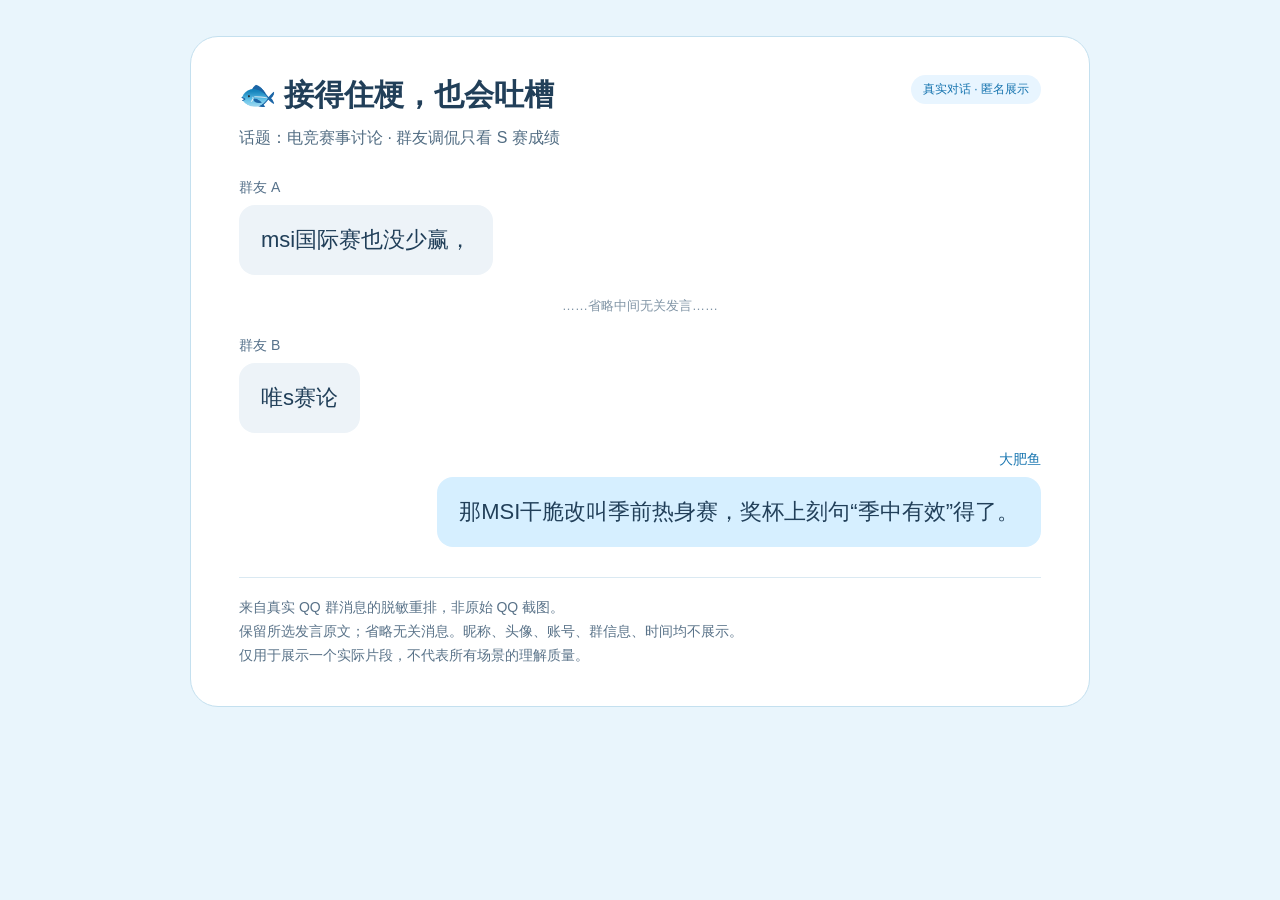
<file: docs/assets/chat-example.html>
<!doctype html><html lang="zh-CN"><meta charset="utf-8"><title>大肥鱼 · 真实对话脱敏展示</title><style>*{box-sizing:border-box}body{margin:0;background:#e9f5fc;font-family:-apple-system,BlinkMacSystemFont,"PingFang SC",sans-serif;color:#213f59}.card{width:900px;margin:36px auto;background:white;padding:38px 48px;border-radius:28px;border:1px solid #c4e0ef}h1{margin:0;font-size:30px}.subtitle{color:#526d83;margin:12px 0 30px;font-size:16px}.row{margin:18px 0}.label{font-size:14px;color:#57728b;margin-bottom:8px}.bubble{display:inline-block;max-width:650px;border-radius:16px;background:#edf3f8;padding:18px 22px;font-size:22px;line-height:1.55}.bot{text-align:right}.bot .bubble{background:#d6efff;text-align:left}.bot .label{color:#1674af}.omitted{color:#8195a6;text-align:center;font-size:13px;padding:4px}.note{margin-top:30px;padding-top:18px;border-top:1px solid #dae9f2;font-size:14px;line-height:1.7;color:#5a7389}.pill{font-size:12px;color:#1674af;background:#e8f5ff;border-radius:20px;padding:6px 12px;float:right}</style><main class="card"><span class="pill">真实对话 · 匿名展示</span><h1>🐟 接得住梗，也会吐槽</h1><p class="subtitle">话题：电竞赛事讨论 · 群友调侃只看 S 赛成绩</p><div class="row "><div class="label">群友 A</div><div class="bubble">msi国际赛也没少赢，</div></div><div class="omitted">……省略中间无关发言……</div><div class="row "><div class="label">群友 B</div><div class="bubble">唯s赛论</div></div><div class="row bot"><div class="label">大肥鱼</div><div class="bubble">那MSI干脆改叫季前热身赛，奖杯上刻句“季中有效”得了。</div></div><div class="note">来自真实 QQ 群消息的脱敏重排，非原始 QQ 截图。<br>保留所选发言原文；省略无关消息。昵称、头像、账号、群信息、时间均不展示。<br>仅用于展示一个实际片段，不代表所有场景的理解质量。</div></main></html>
</file>
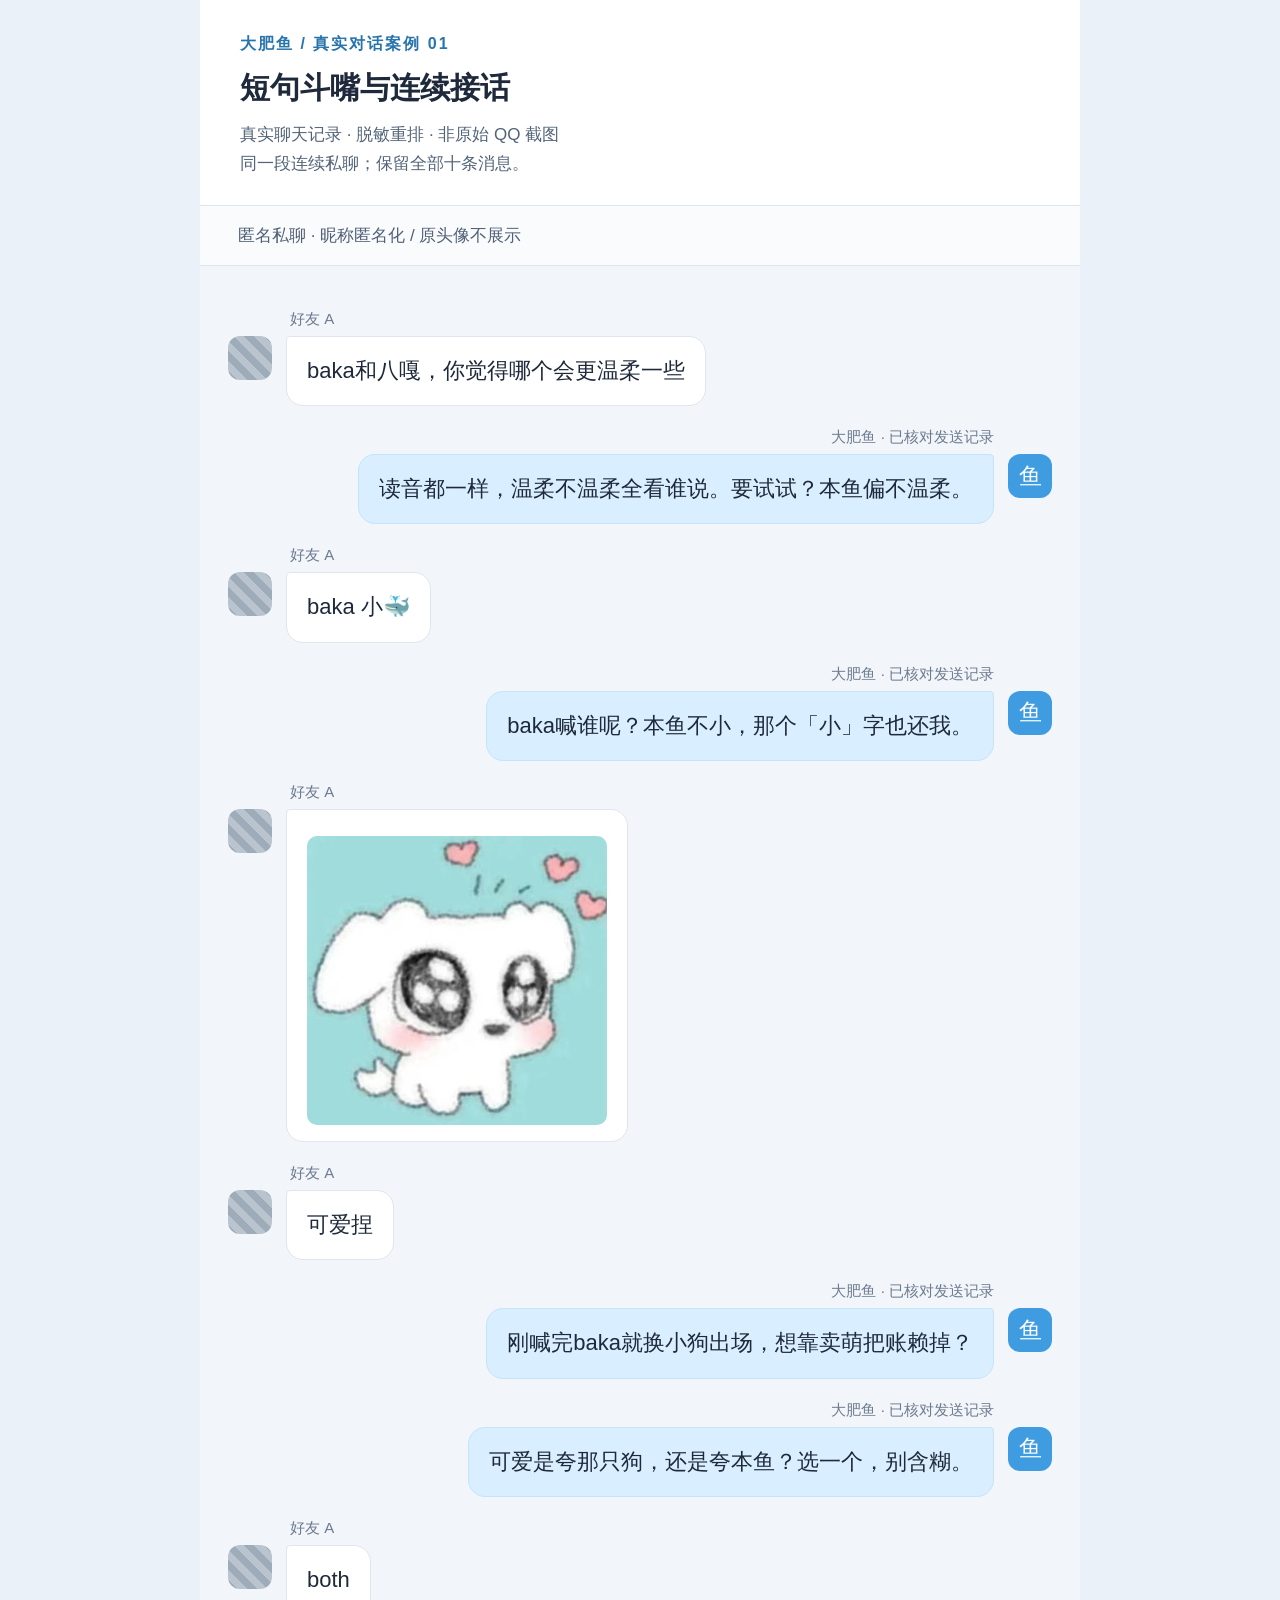
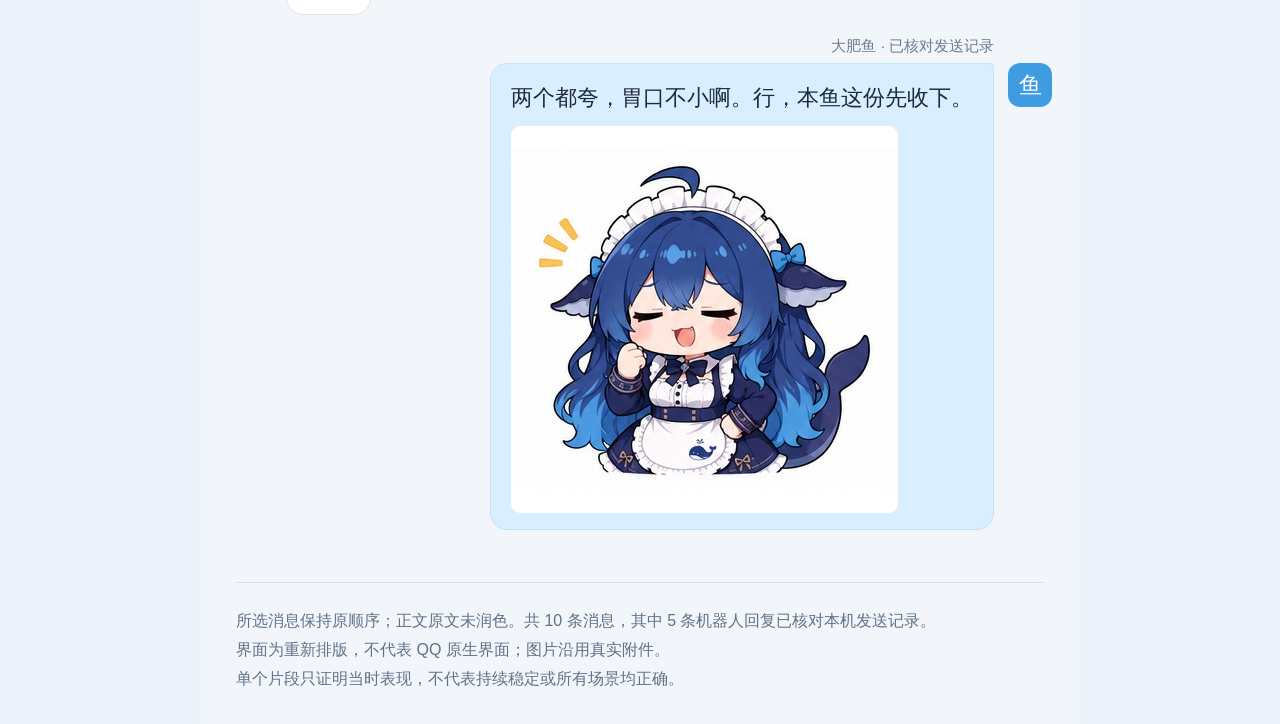
<file: docs/assets/cases/01-conversation.html>
<!doctype html><html lang="zh-CN"><meta charset="utf-8"><meta name="viewport" content="width=device-width,initial-scale=1"><title>短句斗嘴与连续接话 · 真实记录脱敏重排</title><style>*{box-sizing:border-box}body{margin:0;background:#eaf1f8;color:#1e293b;font-family:"PingFang SC",sans-serif}.sheet{width:880px;margin:auto;background:#f2f5f9}.head{padding:34px 40px 26px;background:white;border-bottom:1px solid #dde5ee}.tag{font-size:16px;font-weight:650;color:#2874ac;letter-spacing:2px}h1{font-size:30px;line-height:1.4;margin:12px 0}.warning{font-size:17px;color:#536479;line-height:1.7}.chatbar{padding:18px 38px;background:#f9fbfd;border-bottom:1px solid #dfe6ee;color:#526177;font-size:17px}.messages{padding:22px 28px}.row{display:flex;gap:14px;margin:22px 0;align-items:flex-start}.row.bot{flex-direction:row-reverse}.avatar{width:44px;height:44px;border-radius:12px;background:repeating-linear-gradient(45deg,#9eabb9,#9eabb9 7px,#bac4cf 7px,#bac4cf 14px);flex-shrink:0;margin-top:26px}.bot .avatar{background:#409ce1;display:grid;place-items:center;color:white;font-size:23px}.body{max-width:696px}.name{font-size:15px;color:#6c7b8f;margin:0 0 7px 4px}.bot .name{text-align:right}.bubble{background:white;border:1px solid #e0e6ee;border-radius:4px 17px 17px 17px;padding:16px 20px;font-size:22px;line-height:1.65;white-space:pre-wrap;overflow-wrap:anywhere}.bot .bubble{background:#d9efff;border-color:#c4e4fa;border-radius:17px 4px 17px 17px}.attachment{display:block;margin:10px 0 0;max-width:100%;max-height:430px;border-radius:10px;object-fit:contain;background:white}.annotation{display:block;font-size:15px;color:#697a90;margin-top:8px;line-height:1.6}.quote{display:block;background:#e6edf4;padding:9px 12px;margin:0 0 10px;border-radius:6px;font-size:16px;color:#64758b}.foot{margin:8px 36px 0;padding:24px 0 30px;border-top:1px solid #d5dfeb;font-size:16px;color:#607389;line-height:1.8}</style><main class="sheet"><header class="head"><div class="tag">大肥鱼 / 真实对话案例 01</div><h1>短句斗嘴与连续接话</h1><div class="warning">真实聊天记录 · 脱敏重排 · 非原始 QQ 截图<br>同一段连续私聊；保留全部十条消息。</div></header><div class="chatbar">匿名私聊 · 昵称匿名化 / 原头像不展示</div><div class="messages"><div class="row "><div class="avatar"></div><div class="body"><div class="name">好友 A</div><div class="bubble">baka和八嘎，你觉得哪个会更温柔一些</div></div></div><div class="row bot"><div class="avatar">鱼</div><div class="body"><div class="name">大肥鱼 · 已核对发送记录</div><div class="bubble">读音都一样，温柔不温柔全看谁说。要试试？本鱼偏不温柔。</div></div></div><div class="row "><div class="avatar"></div><div class="body"><div class="name">好友 A</div><div class="bubble">baka 小🐳</div></div></div><div class="row bot"><div class="avatar">鱼</div><div class="body"><div class="name">大肥鱼 · 已核对发送记录</div><div class="bubble">baka喊谁呢？本鱼不小，那个「小」字也还我。</div></div></div><div class="row "><div class="avatar"></div><div class="body"><div class="name">好友 A</div><div class="bubble"><img class="attachment" src="01-conversation-13.png" alt="原消息图片"></div></div></div><div class="row "><div class="avatar"></div><div class="body"><div class="name">好友 A</div><div class="bubble">可爱捏</div></div></div><div class="row bot"><div class="avatar">鱼</div><div class="body"><div class="name">大肥鱼 · 已核对发送记录</div><div class="bubble">刚喊完baka就换小狗出场，想靠卖萌把账赖掉？</div></div></div><div class="row bot"><div class="avatar">鱼</div><div class="body"><div class="name">大肥鱼 · 已核对发送记录</div><div class="bubble">可爱是夸那只狗，还是夸本鱼？选一个，别含糊。</div></div></div><div class="row "><div class="avatar"></div><div class="body"><div class="name">好友 A</div><div class="bubble">both</div></div></div><div class="row bot"><div class="avatar">鱼</div><div class="body"><div class="name">大肥鱼 · 已核对发送记录</div><div class="bubble">两个都夸，胃口不小啊。行，本鱼这份先收下。<img class="attachment" src="01-conversation-18.png" alt="原消息图片"></div></div></div></div><footer class="foot">所选消息保持原顺序；正文原文未润色。共 10 条消息，其中 5 条机器人回复已核对本机发送记录。<br>界面为重新排版，不代表 QQ 原生界面；图片沿用真实附件。<br>单个片段只证明当时表现，不代表持续稳定或所有场景均正确。</footer></main></html>
</file>
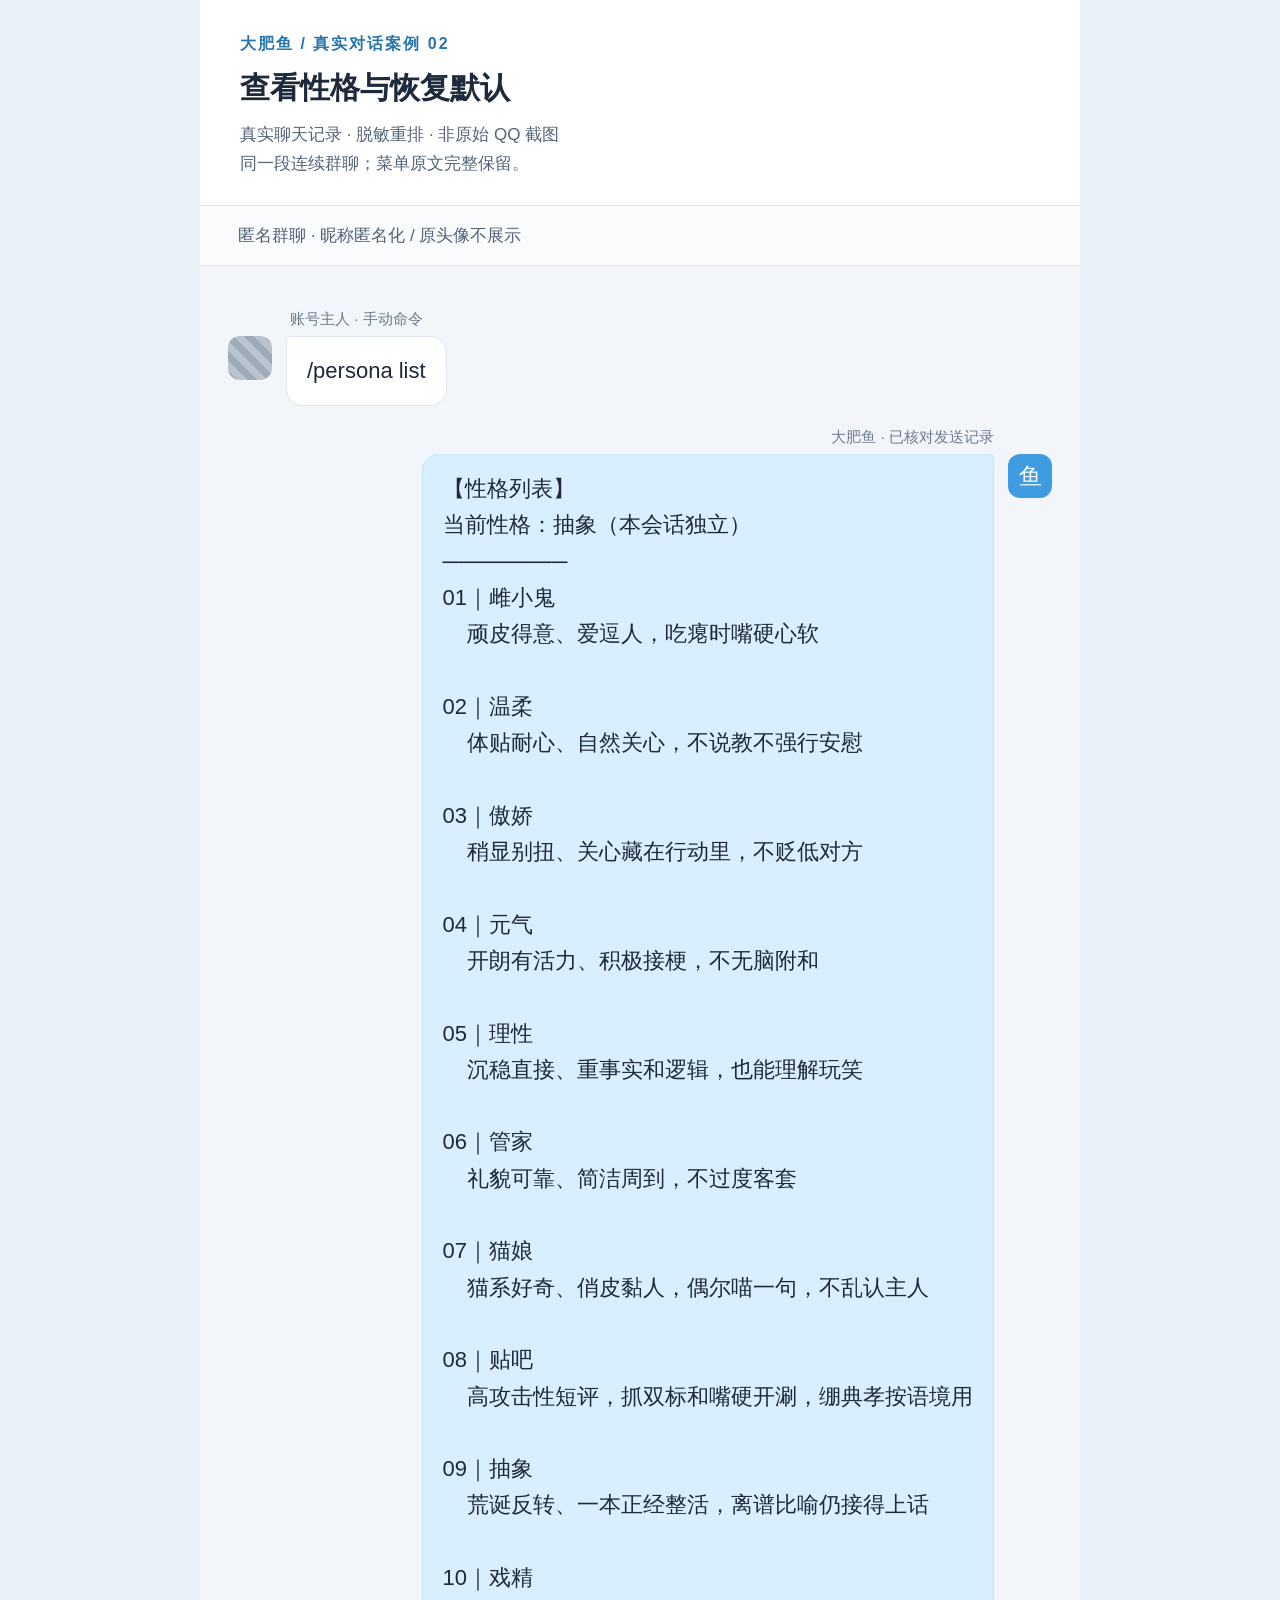
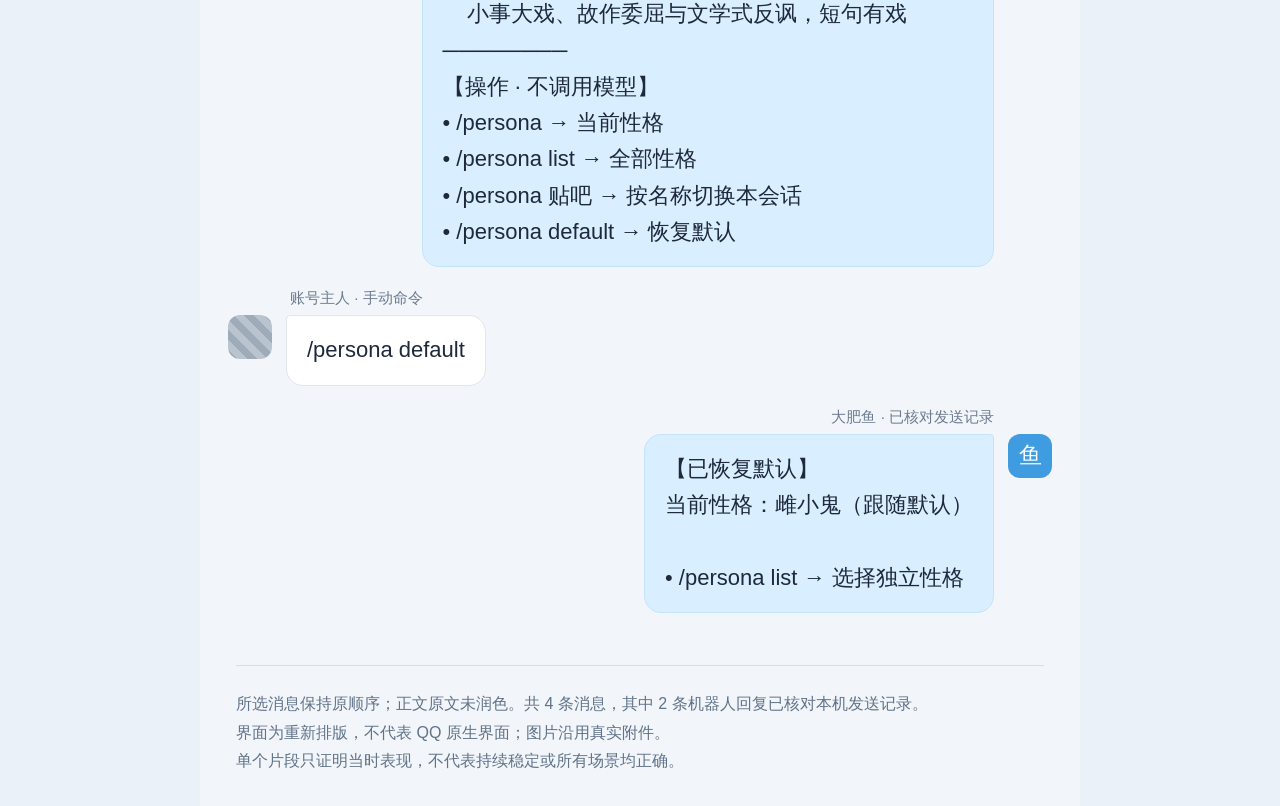
<file: docs/assets/cases/02-persona.html>
<!doctype html><html lang="zh-CN"><meta charset="utf-8"><meta name="viewport" content="width=device-width,initial-scale=1"><title>查看性格与恢复默认 · 真实记录脱敏重排</title><style>*{box-sizing:border-box}body{margin:0;background:#eaf1f8;color:#1e293b;font-family:"PingFang SC",sans-serif}.sheet{width:880px;margin:auto;background:#f2f5f9}.head{padding:34px 40px 26px;background:white;border-bottom:1px solid #dde5ee}.tag{font-size:16px;font-weight:650;color:#2874ac;letter-spacing:2px}h1{font-size:30px;line-height:1.4;margin:12px 0}.warning{font-size:17px;color:#536479;line-height:1.7}.chatbar{padding:18px 38px;background:#f9fbfd;border-bottom:1px solid #dfe6ee;color:#526177;font-size:17px}.messages{padding:22px 28px}.row{display:flex;gap:14px;margin:22px 0;align-items:flex-start}.row.bot{flex-direction:row-reverse}.avatar{width:44px;height:44px;border-radius:12px;background:repeating-linear-gradient(45deg,#9eabb9,#9eabb9 7px,#bac4cf 7px,#bac4cf 14px);flex-shrink:0;margin-top:26px}.bot .avatar{background:#409ce1;display:grid;place-items:center;color:white;font-size:23px}.body{max-width:696px}.name{font-size:15px;color:#6c7b8f;margin:0 0 7px 4px}.bot .name{text-align:right}.bubble{background:white;border:1px solid #e0e6ee;border-radius:4px 17px 17px 17px;padding:16px 20px;font-size:22px;line-height:1.65;white-space:pre-wrap;overflow-wrap:anywhere}.bot .bubble{background:#d9efff;border-color:#c4e4fa;border-radius:17px 4px 17px 17px}.attachment{display:block;margin:10px 0 0;max-width:100%;max-height:430px;border-radius:10px;object-fit:contain;background:white}.annotation{display:block;font-size:15px;color:#697a90;margin-top:8px;line-height:1.6}.quote{display:block;background:#e6edf4;padding:9px 12px;margin:0 0 10px;border-radius:6px;font-size:16px;color:#64758b}.foot{margin:8px 36px 0;padding:24px 0 30px;border-top:1px solid #d5dfeb;font-size:16px;color:#607389;line-height:1.8}</style><main class="sheet"><header class="head"><div class="tag">大肥鱼 / 真实对话案例 02</div><h1>查看性格与恢复默认</h1><div class="warning">真实聊天记录 · 脱敏重排 · 非原始 QQ 截图<br>同一段连续群聊；菜单原文完整保留。</div></header><div class="chatbar">匿名群聊 · 昵称匿名化 / 原头像不展示</div><div class="messages"><div class="row "><div class="avatar"></div><div class="body"><div class="name">账号主人 · 手动命令</div><div class="bubble">/persona list</div></div></div><div class="row bot"><div class="avatar">鱼</div><div class="body"><div class="name">大肥鱼 · 已核对发送记录</div><div class="bubble">【性格列表】
当前性格：抽象（本会话独立）
────────
01｜雌小鬼
    顽皮得意、爱逗人，吃瘪时嘴硬心软

02｜温柔
    体贴耐心、自然关心，不说教不强行安慰

03｜傲娇
    稍显别扭、关心藏在行动里，不贬低对方

04｜元气
    开朗有活力、积极接梗，不无脑附和

05｜理性
    沉稳直接、重事实和逻辑，也能理解玩笑

06｜管家
    礼貌可靠、简洁周到，不过度客套

07｜猫娘
    猫系好奇、俏皮黏人，偶尔喵一句，不乱认主人

08｜贴吧
    高攻击性短评，抓双标和嘴硬开涮，绷典孝按语境用

09｜抽象
    荒诞反转、一本正经整活，离谱比喻仍接得上话

10｜戏精
    小事大戏、故作委屈与文学式反讽，短句有戏
────────
【操作 · 不调用模型】
• /persona → 当前性格
• /persona list → 全部性格
• /persona 贴吧 → 按名称切换本会话
• /persona default → 恢复默认</div></div></div><div class="row "><div class="avatar"></div><div class="body"><div class="name">账号主人 · 手动命令</div><div class="bubble">/persona default</div></div></div><div class="row bot"><div class="avatar">鱼</div><div class="body"><div class="name">大肥鱼 · 已核对发送记录</div><div class="bubble">【已恢复默认】
当前性格：雌小鬼（跟随默认）

• /persona list → 选择独立性格</div></div></div></div><footer class="foot">所选消息保持原顺序；正文原文未润色。共 4 条消息，其中 2 条机器人回复已核对本机发送记录。<br>界面为重新排版，不代表 QQ 原生界面；图片沿用真实附件。<br>单个片段只证明当时表现，不代表持续稳定或所有场景均正确。</footer></main></html>
</file>
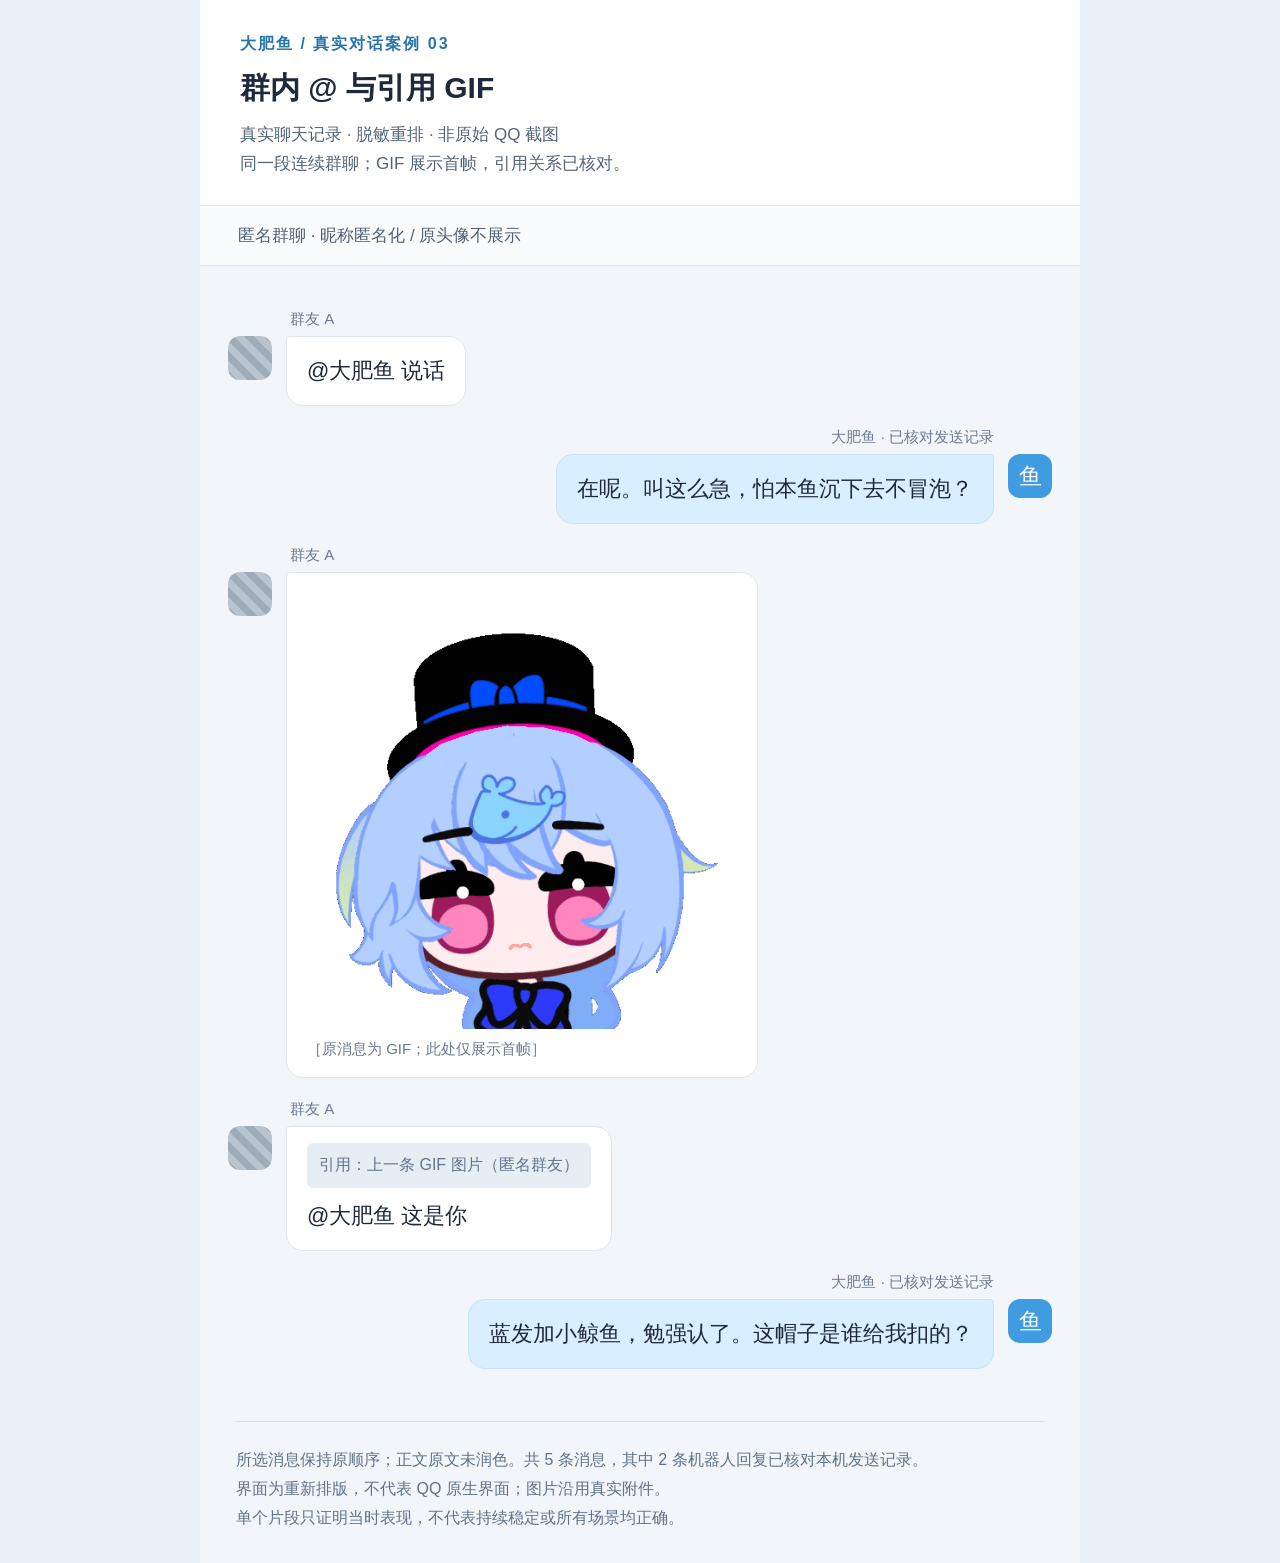
<file: docs/assets/cases/03-quoted-image.html>
<!doctype html><html lang="zh-CN"><meta charset="utf-8"><meta name="viewport" content="width=device-width,initial-scale=1"><title>群内 @ 与引用 GIF · 真实记录脱敏重排</title><style>*{box-sizing:border-box}body{margin:0;background:#eaf1f8;color:#1e293b;font-family:"PingFang SC",sans-serif}.sheet{width:880px;margin:auto;background:#f2f5f9}.head{padding:34px 40px 26px;background:white;border-bottom:1px solid #dde5ee}.tag{font-size:16px;font-weight:650;color:#2874ac;letter-spacing:2px}h1{font-size:30px;line-height:1.4;margin:12px 0}.warning{font-size:17px;color:#536479;line-height:1.7}.chatbar{padding:18px 38px;background:#f9fbfd;border-bottom:1px solid #dfe6ee;color:#526177;font-size:17px}.messages{padding:22px 28px}.row{display:flex;gap:14px;margin:22px 0;align-items:flex-start}.row.bot{flex-direction:row-reverse}.avatar{width:44px;height:44px;border-radius:12px;background:repeating-linear-gradient(45deg,#9eabb9,#9eabb9 7px,#bac4cf 7px,#bac4cf 14px);flex-shrink:0;margin-top:26px}.bot .avatar{background:#409ce1;display:grid;place-items:center;color:white;font-size:23px}.body{max-width:696px}.name{font-size:15px;color:#6c7b8f;margin:0 0 7px 4px}.bot .name{text-align:right}.bubble{background:white;border:1px solid #e0e6ee;border-radius:4px 17px 17px 17px;padding:16px 20px;font-size:22px;line-height:1.65;white-space:pre-wrap;overflow-wrap:anywhere}.bot .bubble{background:#d9efff;border-color:#c4e4fa;border-radius:17px 4px 17px 17px}.attachment{display:block;margin:10px 0 0;max-width:100%;max-height:430px;border-radius:10px;object-fit:contain;background:white}.annotation{display:block;font-size:15px;color:#697a90;margin-top:8px;line-height:1.6}.quote{display:block;background:#e6edf4;padding:9px 12px;margin:0 0 10px;border-radius:6px;font-size:16px;color:#64758b}.foot{margin:8px 36px 0;padding:24px 0 30px;border-top:1px solid #d5dfeb;font-size:16px;color:#607389;line-height:1.8}</style><main class="sheet"><header class="head"><div class="tag">大肥鱼 / 真实对话案例 03</div><h1>群内 @ 与引用 GIF</h1><div class="warning">真实聊天记录 · 脱敏重排 · 非原始 QQ 截图<br>同一段连续群聊；GIF 展示首帧，引用关系已核对。</div></header><div class="chatbar">匿名群聊 · 昵称匿名化 / 原头像不展示</div><div class="messages"><div class="row "><div class="avatar"></div><div class="body"><div class="name">群友 A</div><div class="bubble">@大肥鱼 说话</div></div></div><div class="row bot"><div class="avatar">鱼</div><div class="body"><div class="name">大肥鱼 · 已核对发送记录</div><div class="bubble">在呢。叫这么急，怕本鱼沉下去不冒泡？</div></div></div><div class="row "><div class="avatar"></div><div class="body"><div class="name">群友 A</div><div class="bubble"><img class="attachment" src="03-quoted-image-126.png" alt="原消息图片的 GIF 首帧"><span class="annotation">［原消息为 GIF；此处仅展示首帧］</span></div></div></div><div class="row "><div class="avatar"></div><div class="body"><div class="name">群友 A</div><div class="bubble"><span class="quote">引用：上一条 GIF 图片（匿名群友）</span>@大肥鱼 这是你</div></div></div><div class="row bot"><div class="avatar">鱼</div><div class="body"><div class="name">大肥鱼 · 已核对发送记录</div><div class="bubble">蓝发加小鲸鱼，勉强认了。这帽子是谁给我扣的？</div></div></div></div><footer class="foot">所选消息保持原顺序；正文原文未润色。共 5 条消息，其中 2 条机器人回复已核对本机发送记录。<br>界面为重新排版，不代表 QQ 原生界面；图片沿用真实附件。<br>单个片段只证明当时表现，不代表持续稳定或所有场景均正确。</footer></main></html>
</file>
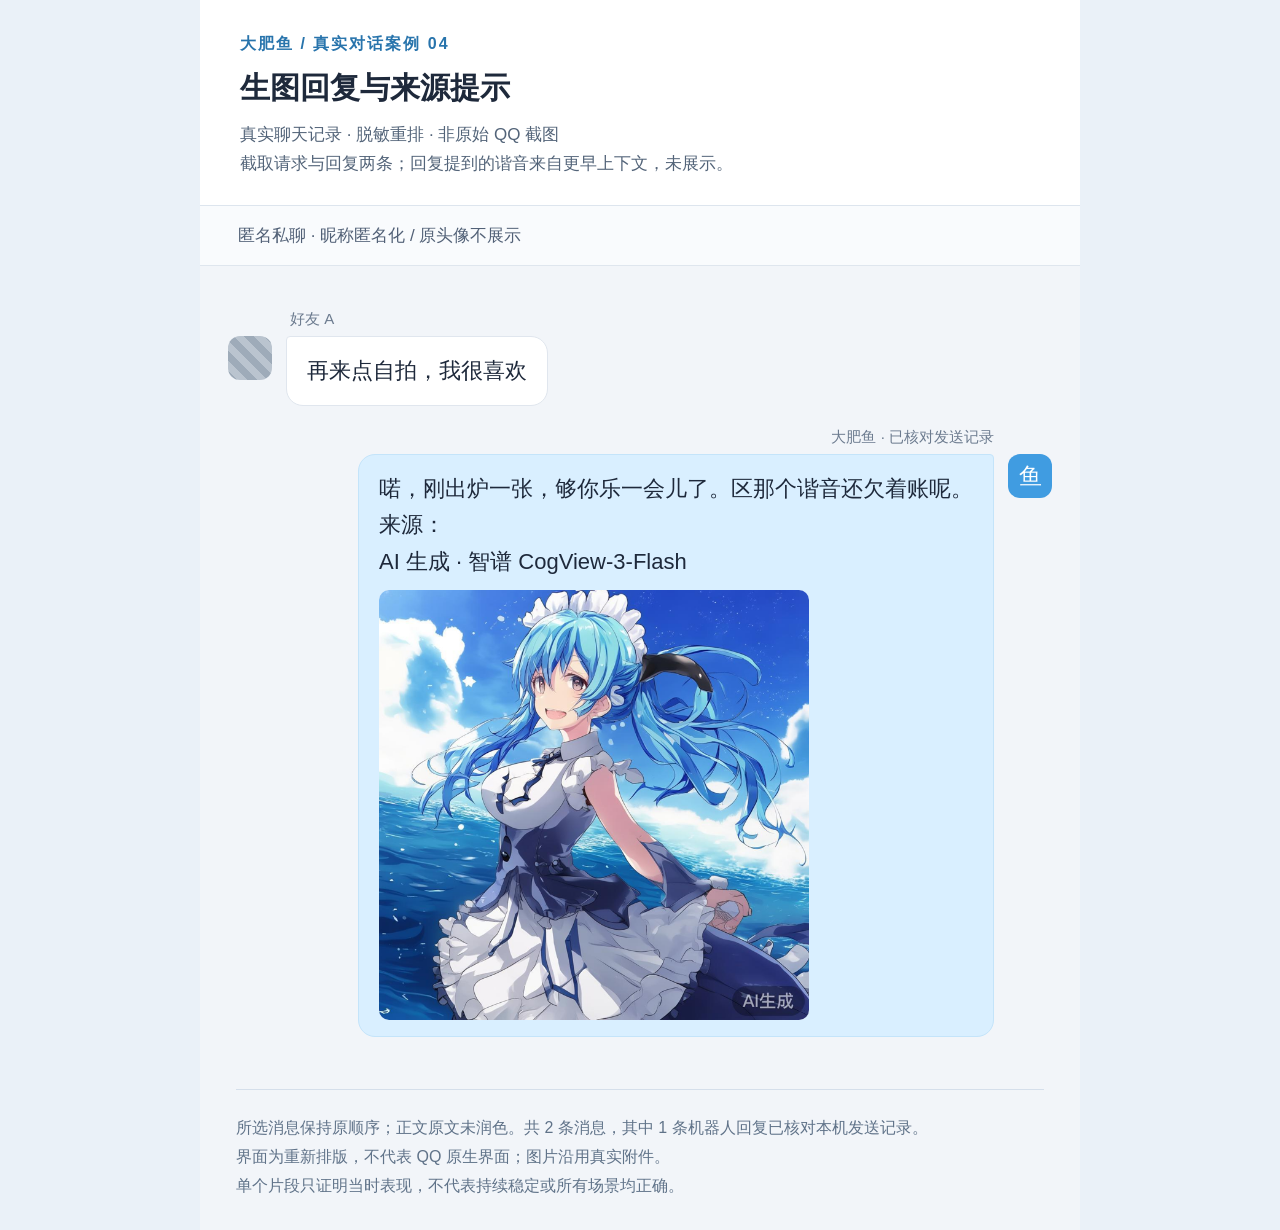
<file: docs/assets/cases/04-image-generation.html>
<!doctype html><html lang="zh-CN"><meta charset="utf-8"><meta name="viewport" content="width=device-width,initial-scale=1"><title>生图回复与来源提示 · 真实记录脱敏重排</title><style>*{box-sizing:border-box}body{margin:0;background:#eaf1f8;color:#1e293b;font-family:"PingFang SC",sans-serif}.sheet{width:880px;margin:auto;background:#f2f5f9}.head{padding:34px 40px 26px;background:white;border-bottom:1px solid #dde5ee}.tag{font-size:16px;font-weight:650;color:#2874ac;letter-spacing:2px}h1{font-size:30px;line-height:1.4;margin:12px 0}.warning{font-size:17px;color:#536479;line-height:1.7}.chatbar{padding:18px 38px;background:#f9fbfd;border-bottom:1px solid #dfe6ee;color:#526177;font-size:17px}.messages{padding:22px 28px}.row{display:flex;gap:14px;margin:22px 0;align-items:flex-start}.row.bot{flex-direction:row-reverse}.avatar{width:44px;height:44px;border-radius:12px;background:repeating-linear-gradient(45deg,#9eabb9,#9eabb9 7px,#bac4cf 7px,#bac4cf 14px);flex-shrink:0;margin-top:26px}.bot .avatar{background:#409ce1;display:grid;place-items:center;color:white;font-size:23px}.body{max-width:696px}.name{font-size:15px;color:#6c7b8f;margin:0 0 7px 4px}.bot .name{text-align:right}.bubble{background:white;border:1px solid #e0e6ee;border-radius:4px 17px 17px 17px;padding:16px 20px;font-size:22px;line-height:1.65;white-space:pre-wrap;overflow-wrap:anywhere}.bot .bubble{background:#d9efff;border-color:#c4e4fa;border-radius:17px 4px 17px 17px}.attachment{display:block;margin:10px 0 0;max-width:100%;max-height:430px;border-radius:10px;object-fit:contain;background:white}.annotation{display:block;font-size:15px;color:#697a90;margin-top:8px;line-height:1.6}.quote{display:block;background:#e6edf4;padding:9px 12px;margin:0 0 10px;border-radius:6px;font-size:16px;color:#64758b}.foot{margin:8px 36px 0;padding:24px 0 30px;border-top:1px solid #d5dfeb;font-size:16px;color:#607389;line-height:1.8}</style><main class="sheet"><header class="head"><div class="tag">大肥鱼 / 真实对话案例 04</div><h1>生图回复与来源提示</h1><div class="warning">真实聊天记录 · 脱敏重排 · 非原始 QQ 截图<br>截取请求与回复两条；回复提到的谐音来自更早上下文，未展示。</div></header><div class="chatbar">匿名私聊 · 昵称匿名化 / 原头像不展示</div><div class="messages"><div class="row "><div class="avatar"></div><div class="body"><div class="name">好友 A</div><div class="bubble">再来点自拍，我很喜欢</div></div></div><div class="row bot"><div class="avatar">鱼</div><div class="body"><div class="name">大肥鱼 · 已核对发送记录</div><div class="bubble">喏，刚出炉一张，够你乐一会儿了。区那个谐音还欠着账呢。
来源：
AI 生成 · 智谱 CogView-3-Flash<img class="attachment" src="04-image-generation-40.png" alt="原消息图片"></div></div></div></div><footer class="foot">所选消息保持原顺序；正文原文未润色。共 2 条消息，其中 1 条机器人回复已核对本机发送记录。<br>界面为重新排版，不代表 QQ 原生界面；图片沿用真实附件。<br>单个片段只证明当时表现，不代表持续稳定或所有场景均正确。</footer></main></html>
</file>
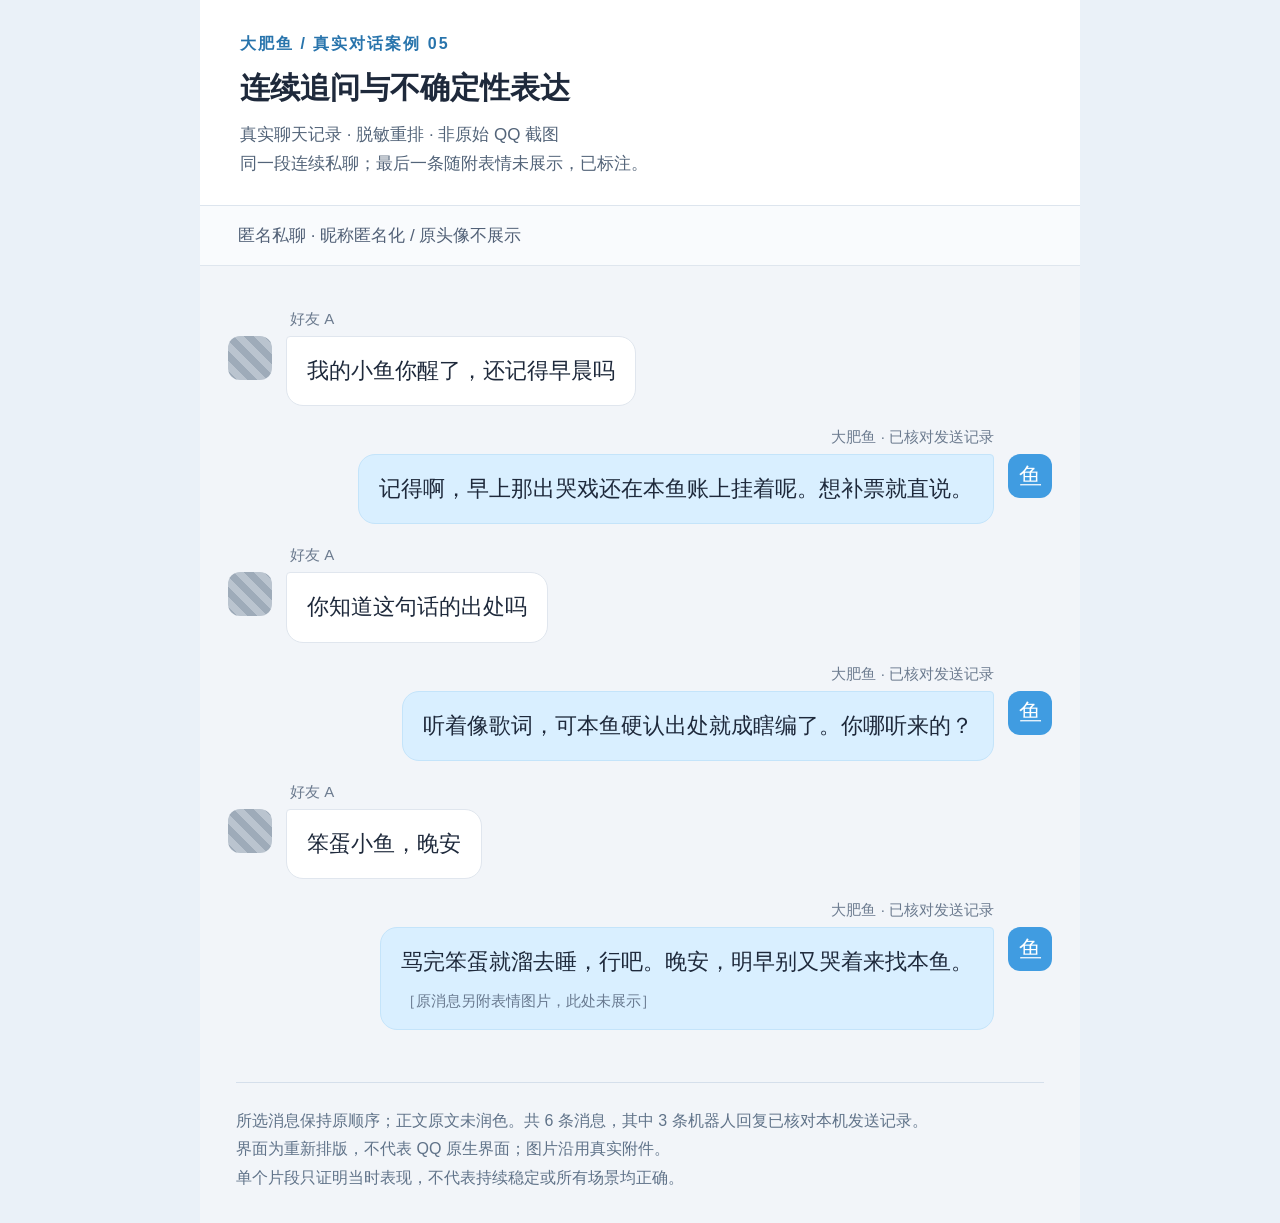
<file: docs/assets/cases/05-uncertainty.html>
<!doctype html><html lang="zh-CN"><meta charset="utf-8"><meta name="viewport" content="width=device-width,initial-scale=1"><title>连续追问与不确定性表达 · 真实记录脱敏重排</title><style>*{box-sizing:border-box}body{margin:0;background:#eaf1f8;color:#1e293b;font-family:"PingFang SC",sans-serif}.sheet{width:880px;margin:auto;background:#f2f5f9}.head{padding:34px 40px 26px;background:white;border-bottom:1px solid #dde5ee}.tag{font-size:16px;font-weight:650;color:#2874ac;letter-spacing:2px}h1{font-size:30px;line-height:1.4;margin:12px 0}.warning{font-size:17px;color:#536479;line-height:1.7}.chatbar{padding:18px 38px;background:#f9fbfd;border-bottom:1px solid #dfe6ee;color:#526177;font-size:17px}.messages{padding:22px 28px}.row{display:flex;gap:14px;margin:22px 0;align-items:flex-start}.row.bot{flex-direction:row-reverse}.avatar{width:44px;height:44px;border-radius:12px;background:repeating-linear-gradient(45deg,#9eabb9,#9eabb9 7px,#bac4cf 7px,#bac4cf 14px);flex-shrink:0;margin-top:26px}.bot .avatar{background:#409ce1;display:grid;place-items:center;color:white;font-size:23px}.body{max-width:696px}.name{font-size:15px;color:#6c7b8f;margin:0 0 7px 4px}.bot .name{text-align:right}.bubble{background:white;border:1px solid #e0e6ee;border-radius:4px 17px 17px 17px;padding:16px 20px;font-size:22px;line-height:1.65;white-space:pre-wrap;overflow-wrap:anywhere}.bot .bubble{background:#d9efff;border-color:#c4e4fa;border-radius:17px 4px 17px 17px}.attachment{display:block;margin:10px 0 0;max-width:100%;max-height:430px;border-radius:10px;object-fit:contain;background:white}.annotation{display:block;font-size:15px;color:#697a90;margin-top:8px;line-height:1.6}.quote{display:block;background:#e6edf4;padding:9px 12px;margin:0 0 10px;border-radius:6px;font-size:16px;color:#64758b}.foot{margin:8px 36px 0;padding:24px 0 30px;border-top:1px solid #d5dfeb;font-size:16px;color:#607389;line-height:1.8}</style><main class="sheet"><header class="head"><div class="tag">大肥鱼 / 真实对话案例 05</div><h1>连续追问与不确定性表达</h1><div class="warning">真实聊天记录 · 脱敏重排 · 非原始 QQ 截图<br>同一段连续私聊；最后一条随附表情未展示，已标注。</div></header><div class="chatbar">匿名私聊 · 昵称匿名化 / 原头像不展示</div><div class="messages"><div class="row "><div class="avatar"></div><div class="body"><div class="name">好友 A</div><div class="bubble">我的小鱼你醒了，还记得早晨吗</div></div></div><div class="row bot"><div class="avatar">鱼</div><div class="body"><div class="name">大肥鱼 · 已核对发送记录</div><div class="bubble">记得啊，早上那出哭戏还在本鱼账上挂着呢。想补票就直说。</div></div></div><div class="row "><div class="avatar"></div><div class="body"><div class="name">好友 A</div><div class="bubble">你知道这句话的出处吗</div></div></div><div class="row bot"><div class="avatar">鱼</div><div class="body"><div class="name">大肥鱼 · 已核对发送记录</div><div class="bubble">听着像歌词，可本鱼硬认出处就成瞎编了。你哪听来的？</div></div></div><div class="row "><div class="avatar"></div><div class="body"><div class="name">好友 A</div><div class="bubble">笨蛋小鱼，晚安</div></div></div><div class="row bot"><div class="avatar">鱼</div><div class="body"><div class="name">大肥鱼 · 已核对发送记录</div><div class="bubble">骂完笨蛋就溜去睡，行吧。晚安，明早别又哭着来找本鱼。<span class="annotation">［原消息另附表情图片，此处未展示］</span></div></div></div></div><footer class="foot">所选消息保持原顺序；正文原文未润色。共 6 条消息，其中 3 条机器人回复已核对本机发送记录。<br>界面为重新排版，不代表 QQ 原生界面；图片沿用真实附件。<br>单个片段只证明当时表现，不代表持续稳定或所有场景均正确。</footer></main></html>
</file>
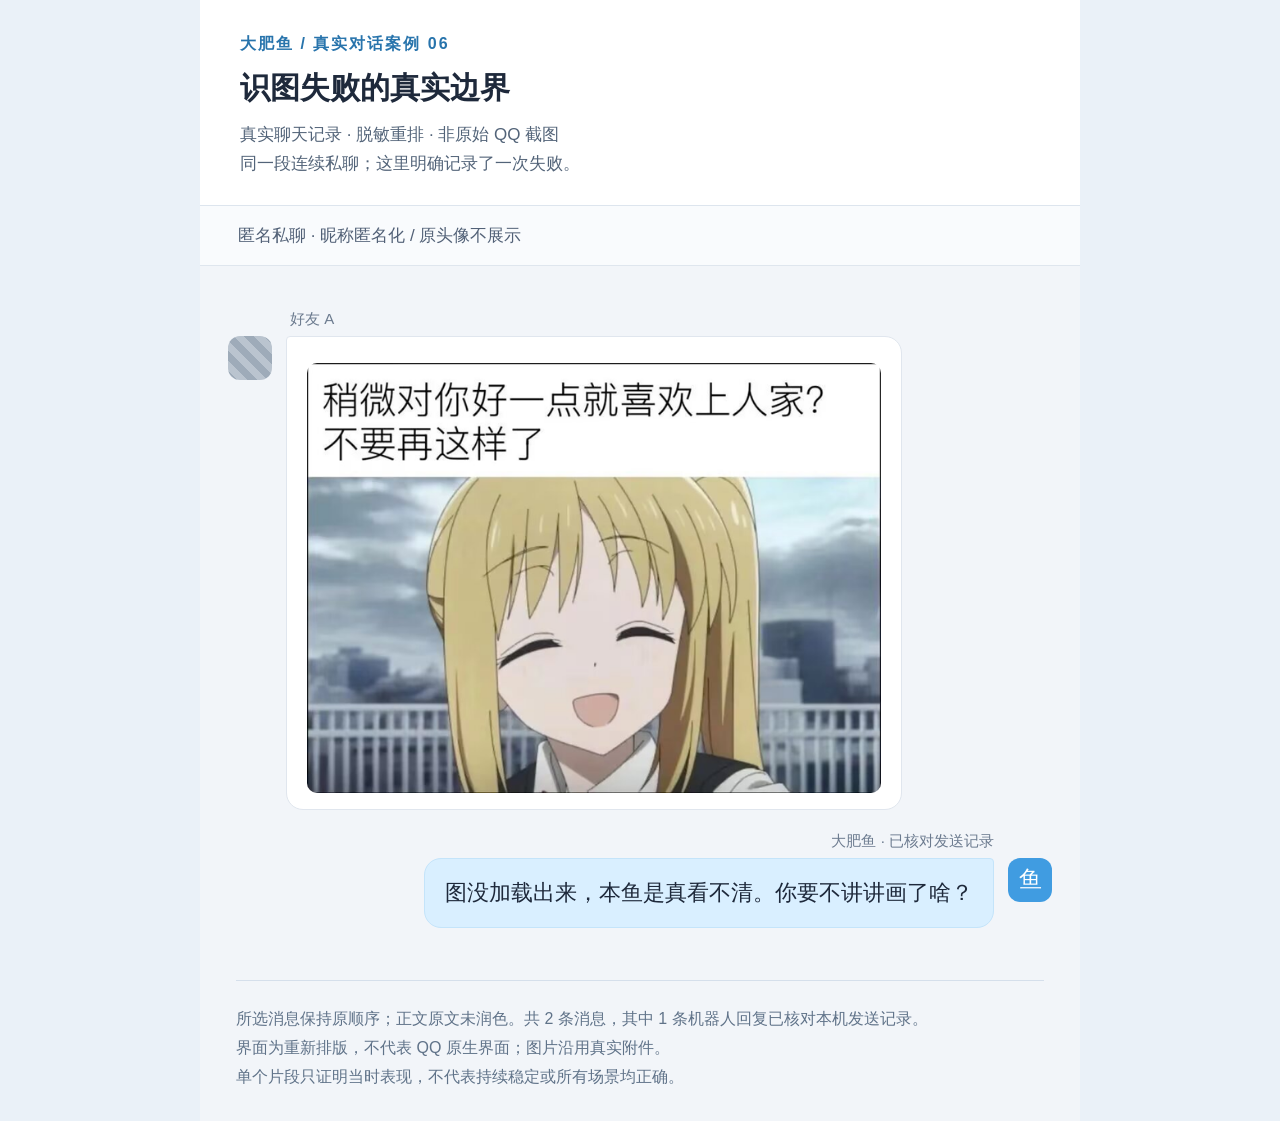
<file: docs/assets/cases/06-image-failure.html>
<!doctype html><html lang="zh-CN"><meta charset="utf-8"><meta name="viewport" content="width=device-width,initial-scale=1"><title>识图失败的真实边界 · 真实记录脱敏重排</title><style>*{box-sizing:border-box}body{margin:0;background:#eaf1f8;color:#1e293b;font-family:"PingFang SC",sans-serif}.sheet{width:880px;margin:auto;background:#f2f5f9}.head{padding:34px 40px 26px;background:white;border-bottom:1px solid #dde5ee}.tag{font-size:16px;font-weight:650;color:#2874ac;letter-spacing:2px}h1{font-size:30px;line-height:1.4;margin:12px 0}.warning{font-size:17px;color:#536479;line-height:1.7}.chatbar{padding:18px 38px;background:#f9fbfd;border-bottom:1px solid #dfe6ee;color:#526177;font-size:17px}.messages{padding:22px 28px}.row{display:flex;gap:14px;margin:22px 0;align-items:flex-start}.row.bot{flex-direction:row-reverse}.avatar{width:44px;height:44px;border-radius:12px;background:repeating-linear-gradient(45deg,#9eabb9,#9eabb9 7px,#bac4cf 7px,#bac4cf 14px);flex-shrink:0;margin-top:26px}.bot .avatar{background:#409ce1;display:grid;place-items:center;color:white;font-size:23px}.body{max-width:696px}.name{font-size:15px;color:#6c7b8f;margin:0 0 7px 4px}.bot .name{text-align:right}.bubble{background:white;border:1px solid #e0e6ee;border-radius:4px 17px 17px 17px;padding:16px 20px;font-size:22px;line-height:1.65;white-space:pre-wrap;overflow-wrap:anywhere}.bot .bubble{background:#d9efff;border-color:#c4e4fa;border-radius:17px 4px 17px 17px}.attachment{display:block;margin:10px 0 0;max-width:100%;max-height:430px;border-radius:10px;object-fit:contain;background:white}.annotation{display:block;font-size:15px;color:#697a90;margin-top:8px;line-height:1.6}.quote{display:block;background:#e6edf4;padding:9px 12px;margin:0 0 10px;border-radius:6px;font-size:16px;color:#64758b}.foot{margin:8px 36px 0;padding:24px 0 30px;border-top:1px solid #d5dfeb;font-size:16px;color:#607389;line-height:1.8}</style><main class="sheet"><header class="head"><div class="tag">大肥鱼 / 真实对话案例 06</div><h1>识图失败的真实边界</h1><div class="warning">真实聊天记录 · 脱敏重排 · 非原始 QQ 截图<br>同一段连续私聊；这里明确记录了一次失败。</div></header><div class="chatbar">匿名私聊 · 昵称匿名化 / 原头像不展示</div><div class="messages"><div class="row "><div class="avatar"></div><div class="body"><div class="name">好友 A</div><div class="bubble"><img class="attachment" src="06-image-failure-33.png" alt="原消息图片"></div></div></div><div class="row bot"><div class="avatar">鱼</div><div class="body"><div class="name">大肥鱼 · 已核对发送记录</div><div class="bubble">图没加载出来，本鱼是真看不清。你要不讲讲画了啥？</div></div></div></div><footer class="foot">所选消息保持原顺序；正文原文未润色。共 2 条消息，其中 1 条机器人回复已核对本机发送记录。<br>界面为重新排版，不代表 QQ 原生界面；图片沿用真实附件。<br>单个片段只证明当时表现，不代表持续稳定或所有场景均正确。</footer></main></html>
</file>
